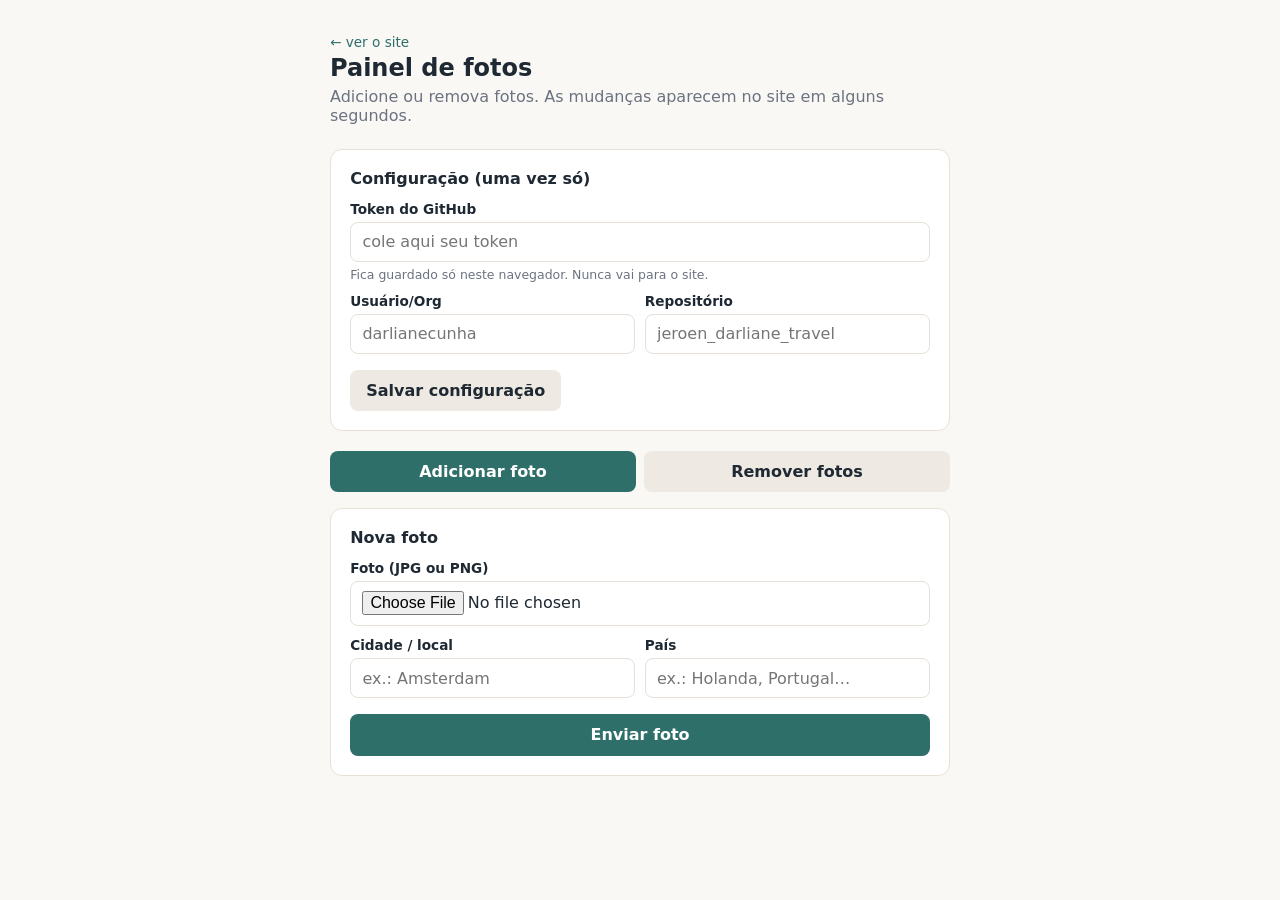
<file: admin.html>
<!DOCTYPE html>
<html lang="pt-BR">
<head>
<meta charset="UTF-8" />
<meta name="viewport" content="width=device-width, initial-scale=1.0" />
<meta name="robots" content="noindex" />
<title>Painel — fotos</title>
<style>
  :root{--ink:#1f2933;--muted:#6b7280;--line:#e6e0d8;--accent:#2f6f6a;--bg:#faf8f5;--danger:#b23b3b;}
  *{box-sizing:border-box;} body{margin:0;font-family:system-ui,-apple-system,sans-serif;color:var(--ink);background:var(--bg);}
  .wrap{max-width:660px;margin:0 auto;padding:2rem 1.25rem 4rem;}
  h1{font-size:1.5rem;margin:.2rem 0 .3rem;} p.sub{color:var(--muted);margin:0 0 1.5rem;}
  .card{background:#fff;border:1px solid var(--line);border-radius:12px;padding:1.2rem;margin-bottom:1.2rem;}
  .card h2{font-size:1rem;margin:0 0 .8rem;}
  label{display:block;font-size:.85rem;font-weight:600;margin:.7rem 0 .3rem;}
  input,select,button{font-size:1rem;font-family:inherit;}
  input,select{width:100%;padding:.6rem .7rem;border:1px solid var(--line);border-radius:8px;background:#fff;}
  button{cursor:pointer;border:none;border-radius:8px;padding:.7rem 1rem;font-weight:600;}
  .btn-primary{background:var(--accent);color:#fff;width:100%;margin-top:1rem;}
  .btn-primary:disabled{opacity:.5;cursor:default;}
  .btn-ghost{background:#eee9e2;color:var(--ink);}
  .row{display:flex;gap:.6rem;} .row>*{flex:1;}
  .hint{font-size:.78rem;color:var(--muted);margin:.3rem 0 0;}
  #status{margin-top:1rem;padding:.8rem;border-radius:8px;font-size:.9rem;display:none;}
  #status.ok{display:block;background:#e6f4ea;color:#1e6b3a;}
  #status.err{display:block;background:#fdecec;color:#a62828;}
  #status.info{display:block;background:#eef2f7;color:#33506e;}
  #preview{max-width:100%;border-radius:8px;margin-top:.6rem;display:none;}
  a.back{color:var(--accent);font-size:.85rem;text-decoration:none;}
  .tabs{display:flex;gap:.5rem;margin-bottom:1rem;}
  .tabs button{background:#eee9e2;color:var(--ink);flex:1;}
  .tabs button.active{background:var(--accent);color:#fff;}
  .panel{display:none;} .panel.active{display:block;}
  .item{display:flex;align-items:center;gap:.7rem;padding:.5rem;border:1px solid var(--line);border-radius:8px;margin-bottom:.5rem;}
  .item img{width:64px;height:48px;object-fit:cover;border-radius:5px;background:#eee;}
  .item .meta{flex:1;font-size:.88rem;} .item .meta small{color:var(--muted);}
  .item button{background:#fbeaea;color:var(--danger);padding:.45rem .7rem;font-size:.85rem;}
  #listStatus{font-size:.85rem;color:var(--muted);margin:.4rem 0;}
</style>
</head>
<body>
<div class="wrap">
  <a class="back" href="index.html">← ver o site</a>
  <h1>Painel de fotos</h1>
  <p class="sub">Adicione ou remova fotos. As mudanças aparecem no site em alguns segundos.</p>

  <div class="card" id="configCard">
    <h2>Configuração (uma vez só)</h2>
    <label>Token do GitHub</label>
    <input id="cfgToken" type="password" placeholder="cole aqui seu token" autocomplete="off" />
    <p class="hint">Fica guardado só neste navegador. Nunca vai para o site.</p>
    <div class="row">
      <div><label>Usuário/Org</label><input id="cfgOwner" placeholder="darlianecunha" /></div>
      <div><label>Repositório</label><input id="cfgRepo" placeholder="jeroen_darliane_travel" /></div>
    </div>
    <button class="btn-ghost" onclick="saveConfig()" style="margin-top:1rem;">Salvar configuração</button>
  </div>

  <div class="tabs">
    <button id="tabAdd" class="active" onclick="tab('add')">Adicionar foto</button>
    <button id="tabManage" onclick="tab('manage')">Remover fotos</button>
  </div>

  <div class="card panel active" id="panelAdd">
    <h2>Nova foto</h2>
    <label>Foto (JPG ou PNG)</label>
    <input id="file" type="file" accept="image/jpeg,image/png,image/webp" />
    <img id="preview" />
    <div class="row">
      <div><label>Cidade / local</label><input id="city" list="cities" placeholder="ex.: Amsterdam" /></div>
      <div><label>País</label>
        <input id="country" list="countries" placeholder="ex.: Holanda, Portugal…" />
      </div>
    </div>
    <datalist id="cities"></datalist>
    <datalist id="countries"></datalist>
    <button class="btn-primary" id="sendBtn" onclick="upload()">Enviar foto</button>
    <div id="status"></div>
  </div>

  <div class="card panel" id="panelManage">
    <h2>Fotos no site</h2>
    <button class="btn-ghost" onclick="loadList()">Atualizar lista</button>
    <div id="listStatus"></div>
    <div id="list"></div>
  </div>
</div>

<script>
const API="https://api.github.com";
function cfg(){ return { token:localStorage.getItem("gh_token")||"", owner:localStorage.getItem("gh_owner")||"", repo:localStorage.getItem("gh_repo")||"" }; }
function loadConfig(){ const c=cfg(); cfgToken.value=c.token; cfgOwner.value=c.owner; cfgRepo.value=c.repo; }
function saveConfig(){
  localStorage.setItem("gh_token",cfgToken.value.trim());
  localStorage.setItem("gh_owner",cfgOwner.value.trim());
  localStorage.setItem("gh_repo",cfgRepo.value.trim());
  setStatus("info","Configuração salva neste navegador."); loadCities();
}
function setStatus(type,msg){ const s=document.getElementById("status"); s.className=type; s.textContent=msg; }
function b64u(str){ return btoa(unescape(encodeURIComponent(str))); }
function unb64u(str){ return decodeURIComponent(escape(atob(str.replace(/\n/g,"")))); }
function slug(s){ return s.normalize("NFD").replace(/[\u0300-\u036f]/g,"").toLowerCase().replace(/[^a-z0-9]+/g,"-").replace(/(^-|-$)/g,"")||"foto"; }
const PT={Netherlands:"Holanda",Belgium:"Bélgica",Germany:"Alemanha",Austria:"Áustria",Brazil:"Brasil",Portugal:"Portugal",Spain:"Espanha",Italy:"Itália",France:"França","United Kingdom":"Reino Unido",Ireland:"Irlanda",Switzerland:"Suíça","United States":"Estados Unidos",Argentina:"Argentina",Denmark:"Dinamarca",Norway:"Noruega",Sweden:"Suécia",Greece:"Grécia",Poland:"Polônia","Czech Republic":"República Tcheca",Hungary:"Hungria",Other:"Outros"};
const COUNTRY_LIST=["Netherlands","Belgium","Germany","Austria","Switzerland","France","Italy","Spain","Portugal","United Kingdom","Ireland","Brazil","Argentina","United States","Denmark","Norway","Sweden","Greece","Poland","Czech Republic","Hungary"];
const NORM={"holanda":"Netherlands","paises baixos":"Netherlands","nederland":"Netherlands","netherlands":"Netherlands","belgica":"Belgium","belgium":"Belgium","alemanha":"Germany","germany":"Germany","deutschland":"Germany","austria":"Austria","brasil":"Brazil","brazil":"Brazil","suica":"Switzerland","switzerland":"Switzerland","franca":"France","france":"France","italia":"Italy","italy":"Italy","espanha":"Spain","spain":"Spain","espana":"Spain","portugal":"Portugal","reino unido":"United Kingdom","inglaterra":"United Kingdom","england":"United Kingdom","irlanda":"Ireland","ireland":"Ireland","estados unidos":"United States","eua":"United States","usa":"United States","argentina":"Argentina","dinamarca":"Denmark","noruega":"Norway","suecia":"Sweden","grecia":"Greece","polonia":"Poland","hungria":"Hungary"};
function normCountry(v){ const t=(v||"").trim(); if(!t) return ""; const k=t.normalize("NFD").replace(/[\u0300-\u036f]/g,"").toLowerCase(); return NORM[k] || (t.charAt(0).toUpperCase()+t.slice(1)); }

function tab(which){
  document.getElementById("panelAdd").classList.toggle("active",which==="add");
  document.getElementById("panelManage").classList.toggle("active",which==="manage");
  document.getElementById("tabAdd").classList.toggle("active",which==="add");
  document.getElementById("tabManage").classList.toggle("active",which==="manage");
  if(which==="manage") loadList();
}

document.getElementById("file").addEventListener("change",e=>{
  const f=e.target.files[0]; if(!f) return;
  const img=document.getElementById("preview"); img.src=URL.createObjectURL(f); img.style.display="block";
});

async function ghGet(path){
  const c=cfg();
  const r=await fetch(`${API}/repos/${c.owner}/${c.repo}/contents/${path}?ref=main&_=${Date.now()}`,{cache:"no-store",headers:{Authorization:`Bearer ${c.token}`,Accept:"application/vnd.github+json","Cache-Control":"no-cache"}});
  if(r.status===404) return null;
  if(!r.ok) throw new Error("GET "+r.status+" "+(await r.text()).slice(0,120));
  return r.json();
}
async function ghPut(path,contentB64,message,sha){
  const c=cfg(); const body={message,content:contentB64,branch:"main"}; if(sha) body.sha=sha;
  const r=await fetch(`${API}/repos/${c.owner}/${c.repo}/contents/${path}`,{method:"PUT",headers:{Authorization:`Bearer ${c.token}`,Accept:"application/vnd.github+json","Content-Type":"application/json"},body:JSON.stringify(body)});
  if(!r.ok) throw new Error("PUT "+r.status+" "+(await r.text()).slice(0,160));
  return r.json();
}
async function ghDelete(path,sha,message){
  const c=cfg();
  const r=await fetch(`${API}/repos/${c.owner}/${c.repo}/contents/${path}`,{method:"DELETE",headers:{Authorization:`Bearer ${c.token}`,Accept:"application/vnd.github+json","Content-Type":"application/json"},body:JSON.stringify({message,sha,branch:"main"})});
  if(!r.ok) throw new Error("DELETE "+r.status+" "+(await r.text()).slice(0,160));
  return r.json();
}
async function updateGallery(mutate,message){
  let lastErr;
  for(let i=0;i<4;i++){
    const g=await ghGet("gallery.json");
    if(!g) throw new Error("gallery.json não encontrado.");
    const data=JSON.parse(unb64u(g.content));
    data.photos=data.photos||[];
    mutate(data);
    try{
      await ghPut("gallery.json",b64u(JSON.stringify(data,null,2)),message,g.sha);
      return data;
    }catch(e){
      if(String(e.message).includes("409")){ lastErr=e; await new Promise(r=>setTimeout(r,1000)); continue; }
      throw e;
    }
  }
  throw lastErr||new Error("Conflito ao atualizar a galeria. Tente de novo.");
}
function resize(file,max){
  return new Promise((res,rej)=>{
    const img=new Image();
    img.onload=()=>{ let{width:w,height:h}=img;
      if(Math.max(w,h)>max){ if(w>=h){h=Math.round(h*max/w);w=max;}else{w=Math.round(w*max/h);h=max;} }
      const cv=document.createElement("canvas"); cv.width=w; cv.height=h; cv.getContext("2d").drawImage(img,0,0,w,h);
      try{ res(cv.toDataURL("image/jpeg",0.72).split(",")[1]); }catch(err){ rej(err); } };
    img.onerror=()=>rej(new Error("Não consegui ler a imagem. Use JPG ou PNG (HEIC não funciona)."));
    img.src=URL.createObjectURL(file);
  });
}
async function loadCities(){
  try{ const g=await ghGet("gallery.json"); if(!g) return;
    const data=JSON.parse(unb64u(g.content));
    const cities=[...new Set((data.photos||[]).map(p=>p.city))].sort();
    document.getElementById("cities").innerHTML=cities.map(c=>`<option value="${c}">`).join("");
    const used=(data.photos||[]).map(p=>p.country);
    const countries=[...new Set([...COUNTRY_LIST,...used])];
    document.getElementById("countries").innerHTML=countries.map(c=>`<option value="${c}">${PT[c]||c}</option>`).join("");
  }catch(e){}
}
async function upload(){
  const c=cfg(); const btn=document.getElementById("sendBtn");
  if(!c.token||!c.owner||!c.repo){ setStatus("err","Preencha e salve a configuração primeiro."); return; }
  const file=document.getElementById("file").files[0];
  const city=document.getElementById("city").value.trim();
  const country=normCountry(document.getElementById("country").value);
  if(!file){ setStatus("err","Escolha uma foto."); return; }
  if(!city){ setStatus("err","Informe a cidade/local."); return; }
  if(!country){ setStatus("err","Informe o país."); return; }
  btn.disabled=true;
  try{
    setStatus("info","Preparando a imagem…");
    const imgB64=await resize(file,1000);
    setStatus("info","Lendo a galeria…");
    const g=await ghGet("gallery.json"); if(!g) throw new Error("gallery.json não encontrado.");
    const data=JSON.parse(unb64u(g.content)); data.photos=data.photos||[];
    const nums=data.photos.map(p=>parseInt((p.file.match(/^(\d+)/)||[])[1])||0);
    const next=String((Math.max(0,...nums)+1)).padStart(4,"0");
    const fname=`${next}-${slug(city)}.jpg`;
    setStatus("info","Enviando a foto…");
    await ghPut(fname,imgB64,`Adiciona ${fname}`);
    setStatus("info","Atualizando a galeria…");
    await updateGallery(d=>{ d.photos.push({file:fname,city,country}); }, `Atualiza galeria (${fname})`);
    setStatus("ok","Pronto! A foto foi adicionada. O site atualiza em ~30 segundos.");
    document.getElementById("file").value=""; document.getElementById("preview").style.display="none"; document.getElementById("city").value=""; loadCities();
  }catch(e){ setStatus("err","Erro: "+e.message); }
  btn.disabled=false;
}
async function loadList(){
  const c=cfg(); const box=document.getElementById("list"); const st=document.getElementById("listStatus");
  if(!c.token||!c.owner||!c.repo){ st.textContent="Preencha e salve a configuração primeiro."; return; }
  st.textContent="Carregando…"; box.innerHTML="";
  try{
    const g=await ghGet("gallery.json"); if(!g){ st.textContent="gallery.json não encontrado."; return; }
    const data=JSON.parse(unb64u(g.content)); const photos=data.photos||[];
    st.textContent=`${photos.length} fotos no site.`;
    photos.slice().reverse().forEach(p=>{
      const div=document.createElement("div"); div.className="item";
      div.innerHTML=`<img src="${p.file}" alt="" /><div class="meta"><strong>${p.city}</strong><br><small>${PT[p.country]||p.country} · ${p.file}</small></div>`;
      const b=document.createElement("button"); b.textContent="Excluir"; b.onclick=()=>del(p.file);
      div.appendChild(b); box.appendChild(div);
    });
  }catch(e){ st.textContent="Erro: "+e.message; }
}
async function del(file){
  if(!confirm("Excluir esta foto do site?\n\n"+file)) return;
  const st=document.getElementById("listStatus");
  try{
    st.textContent="Excluindo "+file+"…";
    await updateGallery(d=>{ d.photos=(d.photos||[]).filter(p=>p.file!==file); }, `Remove ${file} da galeria`);
    try{ const meta=await ghGet(file); if(meta&&meta.sha){ await ghDelete(file,meta.sha,`Remove arquivo ${file}`); } }catch(e){}
    st.textContent="Foto removida. O site atualiza em ~30 segundos.";
    loadList(); loadCities();
  }catch(e){ st.textContent="Erro: "+e.message; }
}
loadConfig(); loadCities();
</script>
</body>
</html>
</file>
